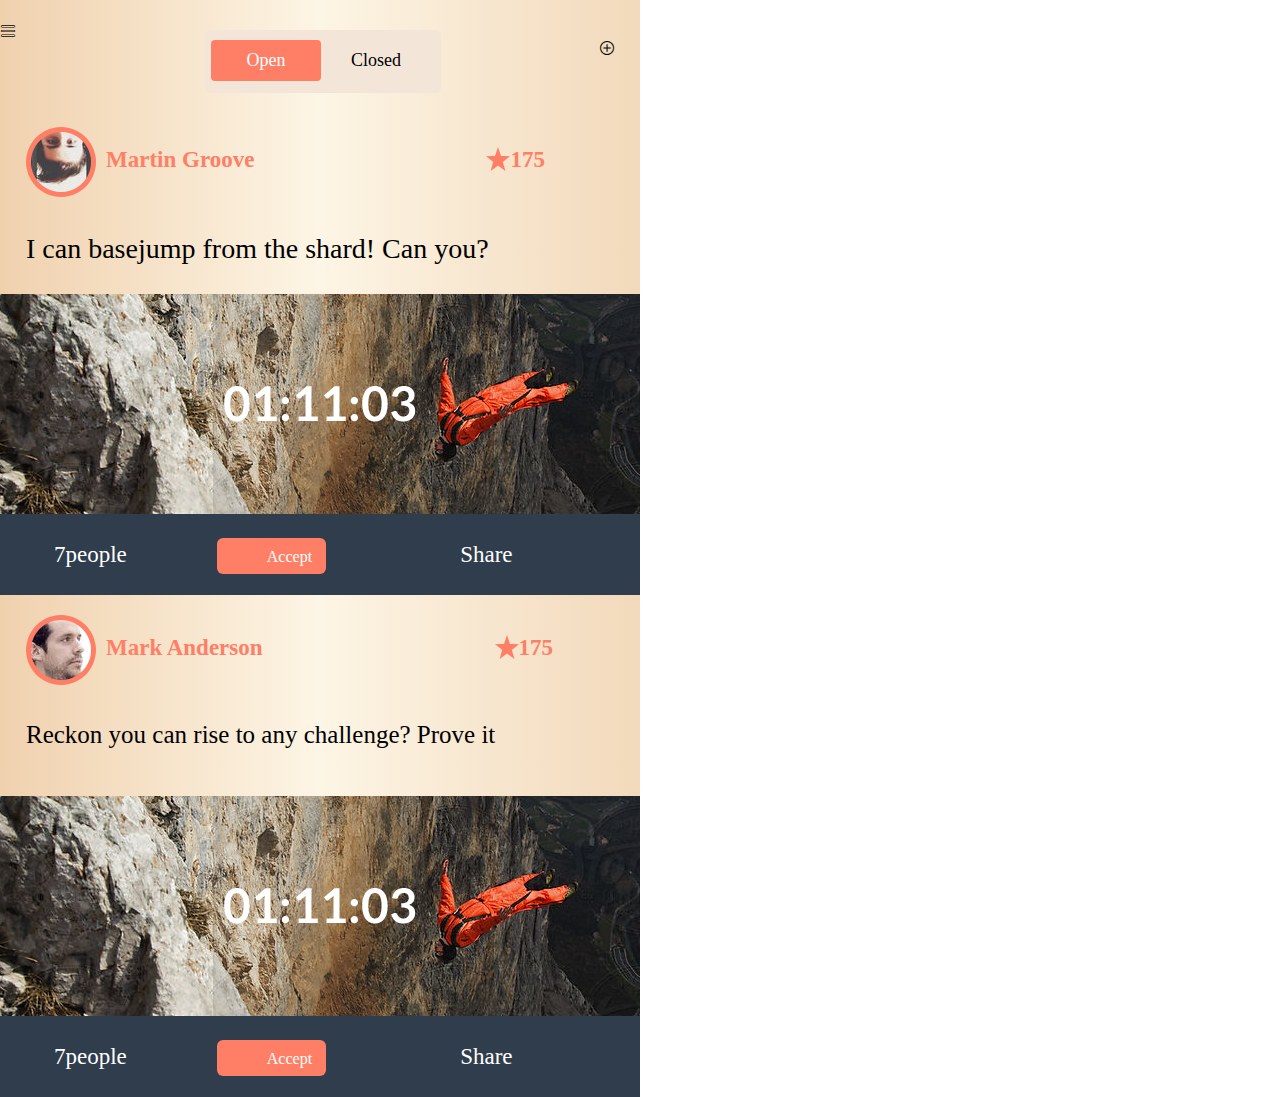
<file: index.html>
<!DOCTYPE html>
<html lang="en">
<head>
	<meta charset="UTF-8">
	<title>app</title>
	<meta id="viewport" name="viewport" content="width=device-width,minimum-scale=1,maximum-scale=1,user-scalable=0">
      <link rel="stylesheet" href="css/style.css">
      <link rel="stylesheet" type="text/css" href="font/iconfont.css">
      <script>
    window.onload = window.onresize = function(){		 
        var view_width = document.getElementsByTagName('html')[0].getBoundingClientRect().width;
		//找到标签名为html的第一个
        var _html = document.getElementsByTagName('html')[0];
		//如果屏幕宽度大于640 
		//就用 640/16=40
		//小于640的时候 不确定 也是尺寸/40
        view_width>640?_html.style.fontSize = 640 / 16 + 'px':_html.style.fontSize = view_width / 16 + 'px';
		//最大网页尺寸640 
		//最大字体（根字体大小） 40
    }
</script>
</head>
<body>
	<div class="zhengti">
		<header>
			<div class="top">
				<t class="iconfont icon-iconset0193"></t>
				<i class="iconfont icon-jiahao"></i>
				<ul class="biaoti">
					<li><a href="" title="">Open</a></li>
					<li class="tow"><a href="" title="">Closed</a></li>
				</ul>
				<h5><span1><img src="img/01.png" alt=""></span1>Martin Groove<span><img src="img/02.png" alt="">175</span></h5>
				<p>I can basejump from the shard! Can you?</p>
			</div>
			<div class="bottom">
				<img src="img/03.png" alt="">
				<p><a href="" title="">7people<i class="iconfont con-mao">Accept </i>Share</a></p>
			</div>
		</header>
		<footer>
			<div class="top">
				<h4><span1><img src="img/04.png" alt=""></span1>Mark Anderson<span><img src="img/02.png" alt="">175</span></h4>
				<p>Reckon you can rise to any challenge? Prove it</p>
			</div>
			<div class="bottom">
				<img src="img/03.png" alt="">
				<p><a href="" title="">7people<i class="iconfont con-mao">Accept </i>Share</a></p>
			</div>
		</footer>
	</div>
</body>
</html>
</file>
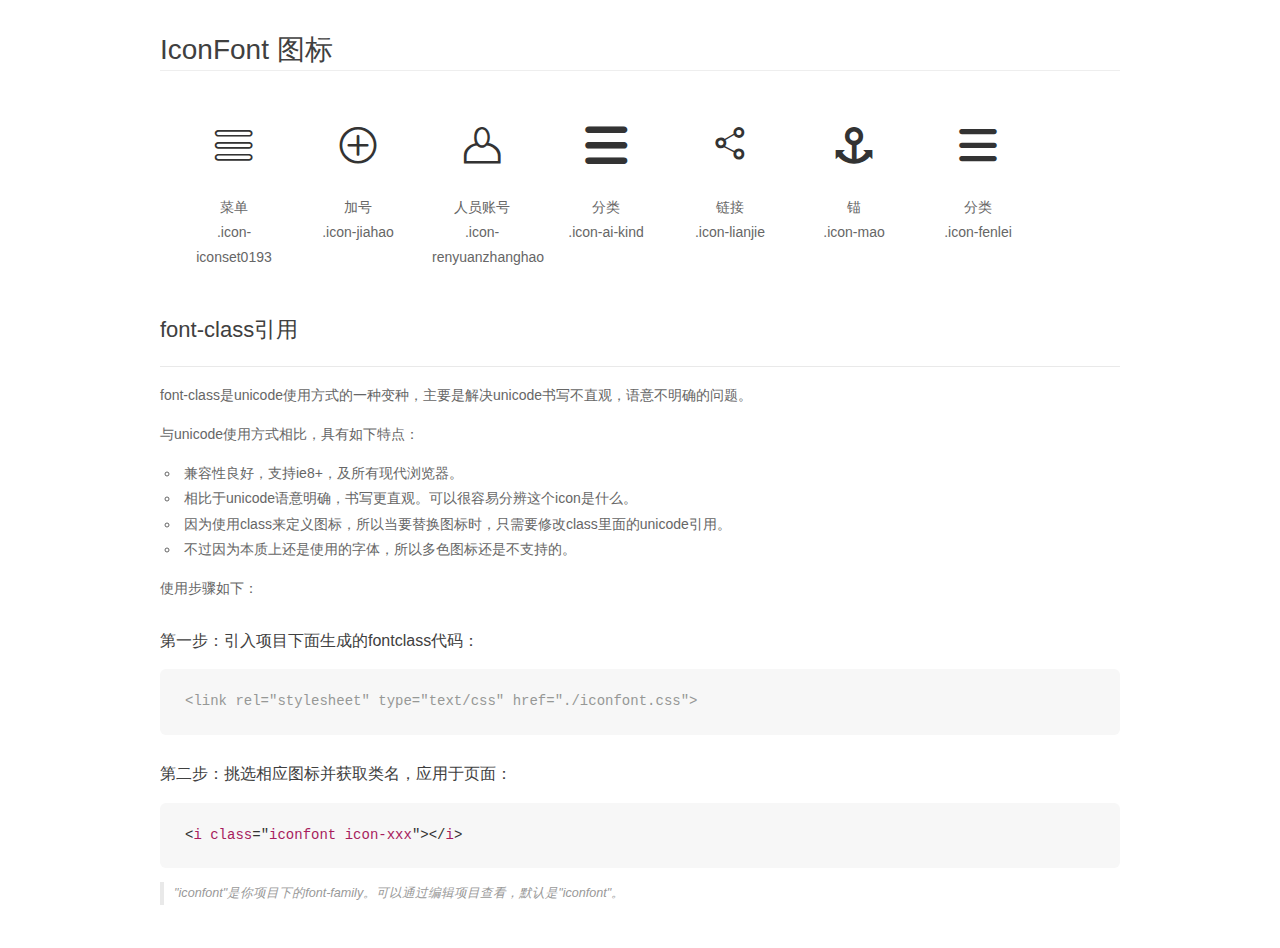
<file: font/demo_fontclass.html>
<!DOCTYPE html>
<html>
<head>
    <meta charset="utf-8"/>
    <title>IconFont</title>
    <link rel="stylesheet" href="demo.css">
    <link rel="stylesheet" href="iconfont.css">
</head>
<body>
    <div class="main markdown">
        <h1>IconFont 图标</h1>
        <ul class="icon_lists clear">
            
                <li>
                <i class="icon iconfont icon-iconset0193"></i>
                    <div class="name">菜单</div>
                    <div class="fontclass">.icon-iconset0193</div>
                </li>
            
                <li>
                <i class="icon iconfont icon-jiahao"></i>
                    <div class="name">加号</div>
                    <div class="fontclass">.icon-jiahao</div>
                </li>
            
                <li>
                <i class="icon iconfont icon-renyuanzhanghao"></i>
                    <div class="name">人员账号</div>
                    <div class="fontclass">.icon-renyuanzhanghao</div>
                </li>
            
                <li>
                <i class="icon iconfont icon-ai-kind"></i>
                    <div class="name">分类</div>
                    <div class="fontclass">.icon-ai-kind</div>
                </li>
            
                <li>
                <i class="icon iconfont icon-lianjie"></i>
                    <div class="name">链接</div>
                    <div class="fontclass">.icon-lianjie</div>
                </li>
            
                <li>
                <i class="icon iconfont icon-mao"></i>
                    <div class="name">锚</div>
                    <div class="fontclass">.icon-mao</div>
                </li>
            
                <li>
                <i class="icon iconfont icon-fenlei"></i>
                    <div class="name">分类</div>
                    <div class="fontclass">.icon-fenlei</div>
                </li>
            
        </ul>

        <h2 id="font-class-">font-class引用</h2>
        <hr>

        <p>font-class是unicode使用方式的一种变种，主要是解决unicode书写不直观，语意不明确的问题。</p>
        <p>与unicode使用方式相比，具有如下特点：</p>
        <ul>
        <li>兼容性良好，支持ie8+，及所有现代浏览器。</li>
        <li>相比于unicode语意明确，书写更直观。可以很容易分辨这个icon是什么。</li>
        <li>因为使用class来定义图标，所以当要替换图标时，只需要修改class里面的unicode引用。</li>
        <li>不过因为本质上还是使用的字体，所以多色图标还是不支持的。</li>
        </ul>
        <p>使用步骤如下：</p>
        <h3 id="-fontclass-">第一步：引入项目下面生成的fontclass代码：</h3>


        <pre><code class="lang-js hljs javascript"><span class="hljs-comment">&lt;link rel="stylesheet" type="text/css" href="./iconfont.css"&gt;</span></code></pre>
        <h3 id="-">第二步：挑选相应图标并获取类名，应用于页面：</h3>
        <pre><code class="lang-css hljs">&lt;<span class="hljs-selector-tag">i</span> <span class="hljs-selector-tag">class</span>="<span class="hljs-selector-tag">iconfont</span> <span class="hljs-selector-tag">icon-xxx</span>"&gt;&lt;/<span class="hljs-selector-tag">i</span>&gt;</code></pre>
        <blockquote>
        <p>"iconfont"是你项目下的font-family。可以通过编辑项目查看，默认是"iconfont"。</p>
        </blockquote>
    </div>
</body>
</html>
</file>
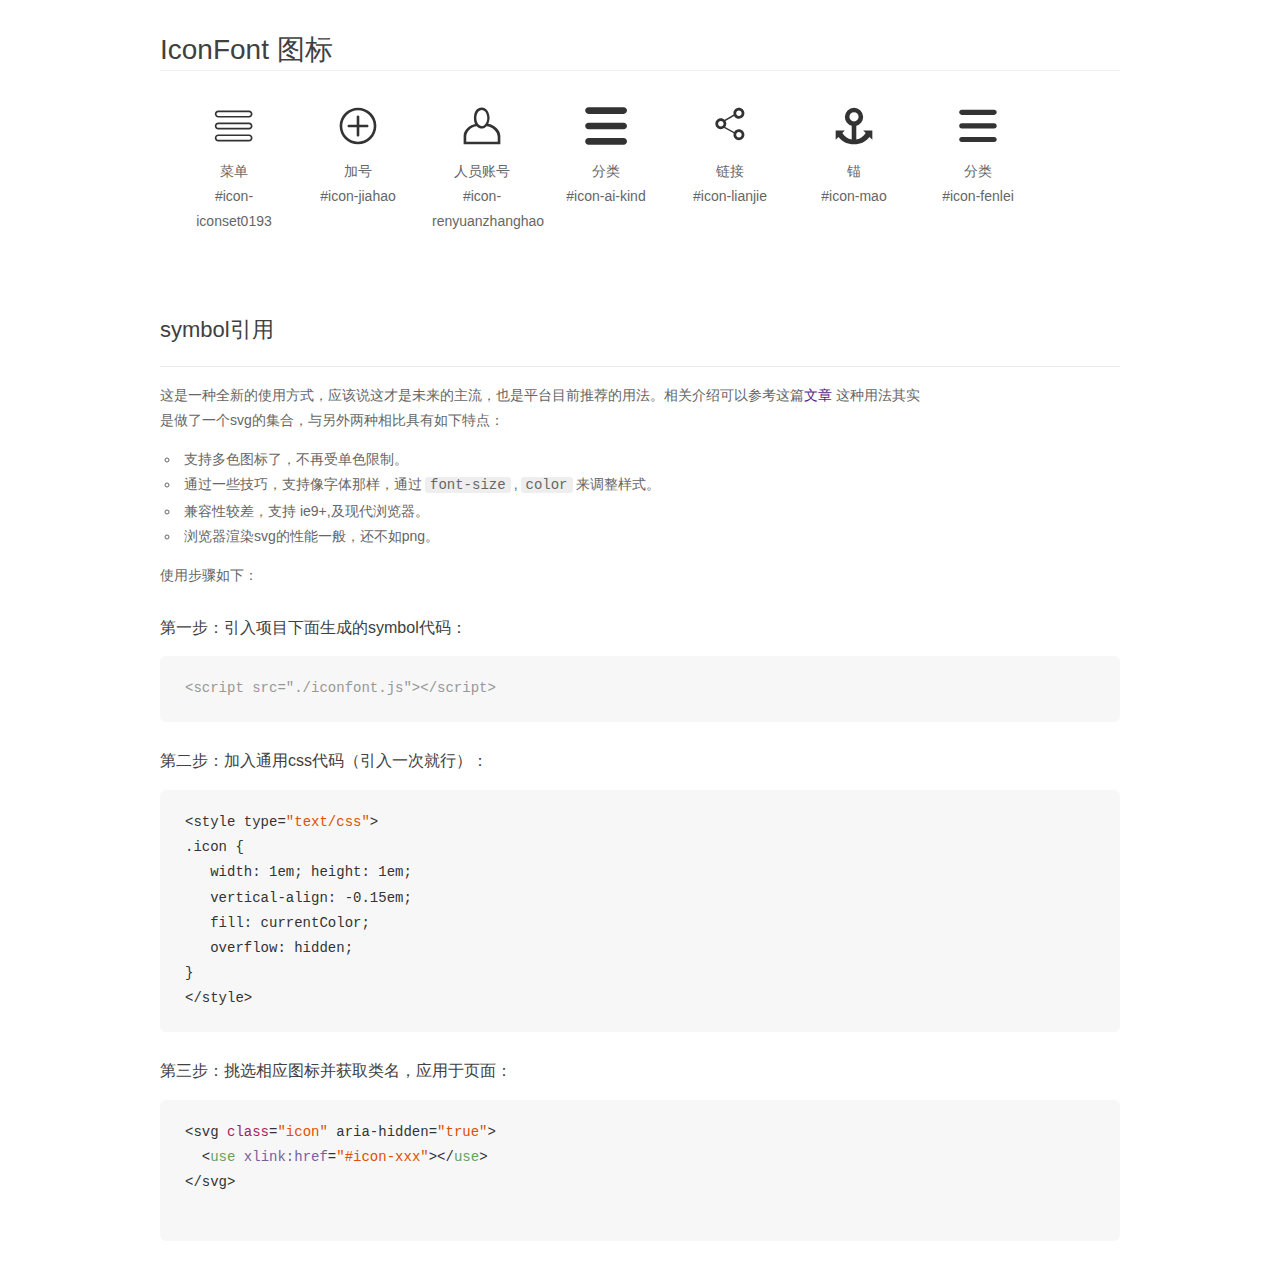
<file: font/demo_symbol.html>
<!DOCTYPE html>
<html>
<head>
    <meta charset="utf-8"/>
    <title>IconFont</title>
    <link rel="stylesheet" href="demo.css">
    <script src="iconfont.js"></script>

    <style type="text/css">
        .icon {
          /* 通过设置 font-size 来改变图标大小 */
          width: 1em; height: 1em;
          /* 图标和文字相邻时，垂直对齐 */
          vertical-align: -0.15em;
          /* 通过设置 color 来改变 SVG 的颜色/fill */
          fill: currentColor;
          /* path 和 stroke 溢出 viewBox 部分在 IE 下会显示
             normalize.css 中也包含这行 */
          overflow: hidden;
        }

    </style>
</head>
<body>
    <div class="main markdown">
        <h1>IconFont 图标</h1>
        <ul class="icon_lists clear">
            
                <li>
                    <svg class="icon" aria-hidden="true">
                        <use xlink:href="#icon-iconset0193"></use>
                    </svg>
                    <div class="name">菜单</div>
                    <div class="fontclass">#icon-iconset0193</div>
                </li>
            
                <li>
                    <svg class="icon" aria-hidden="true">
                        <use xlink:href="#icon-jiahao"></use>
                    </svg>
                    <div class="name">加号</div>
                    <div class="fontclass">#icon-jiahao</div>
                </li>
            
                <li>
                    <svg class="icon" aria-hidden="true">
                        <use xlink:href="#icon-renyuanzhanghao"></use>
                    </svg>
                    <div class="name">人员账号</div>
                    <div class="fontclass">#icon-renyuanzhanghao</div>
                </li>
            
                <li>
                    <svg class="icon" aria-hidden="true">
                        <use xlink:href="#icon-ai-kind"></use>
                    </svg>
                    <div class="name">分类</div>
                    <div class="fontclass">#icon-ai-kind</div>
                </li>
            
                <li>
                    <svg class="icon" aria-hidden="true">
                        <use xlink:href="#icon-lianjie"></use>
                    </svg>
                    <div class="name">链接</div>
                    <div class="fontclass">#icon-lianjie</div>
                </li>
            
                <li>
                    <svg class="icon" aria-hidden="true">
                        <use xlink:href="#icon-mao"></use>
                    </svg>
                    <div class="name">锚</div>
                    <div class="fontclass">#icon-mao</div>
                </li>
            
                <li>
                    <svg class="icon" aria-hidden="true">
                        <use xlink:href="#icon-fenlei"></use>
                    </svg>
                    <div class="name">分类</div>
                    <div class="fontclass">#icon-fenlei</div>
                </li>
            
        </ul>


        <h2 id="symbol-">symbol引用</h2>
        <hr>

        <p>这是一种全新的使用方式，应该说这才是未来的主流，也是平台目前推荐的用法。相关介绍可以参考这篇<a href="">文章</a>
        这种用法其实是做了一个svg的集合，与另外两种相比具有如下特点：</p>
        <ul>
          <li>支持多色图标了，不再受单色限制。</li>
          <li>通过一些技巧，支持像字体那样，通过<code>font-size</code>,<code>color</code>来调整样式。</li>
          <li>兼容性较差，支持 ie9+,及现代浏览器。</li>
          <li>浏览器渲染svg的性能一般，还不如png。</li>
        </ul>
        <p>使用步骤如下：</p>
        <h3 id="-symbol-">第一步：引入项目下面生成的symbol代码：</h3>
        <pre><code class="lang-js hljs javascript"><span class="hljs-comment">&lt;script src="./iconfont.js"&gt;&lt;/script&gt;</span></code></pre>
        <h3 id="-css-">第二步：加入通用css代码（引入一次就行）：</h3>
        <pre><code class="lang-js hljs javascript">&lt;style type=<span class="hljs-string">"text/css"</span>&gt;
.icon {
   width: <span class="hljs-number">1</span>em; height: <span class="hljs-number">1</span>em;
   vertical-align: <span class="hljs-number">-0.15</span>em;
   fill: currentColor;
   overflow: hidden;
}
&lt;<span class="hljs-regexp">/style&gt;</span></code></pre>
        <h3 id="-">第三步：挑选相应图标并获取类名，应用于页面：</h3>
        <pre><code class="lang-js hljs javascript">&lt;svg <span class="hljs-class"><span class="hljs-keyword">class</span></span>=<span class="hljs-string">"icon"</span> aria-hidden=<span class="hljs-string">"true"</span>&gt;<span class="xml"><span class="hljs-tag">
  &lt;<span class="hljs-name">use</span> <span class="hljs-attr">xlink:href</span>=<span class="hljs-string">"#icon-xxx"</span>&gt;</span><span class="hljs-tag">&lt;/<span class="hljs-name">use</span>&gt;</span>
</span>&lt;<span class="hljs-regexp">/svg&gt;
        </span></code></pre>
    </div>
</body>
</html>
</file>
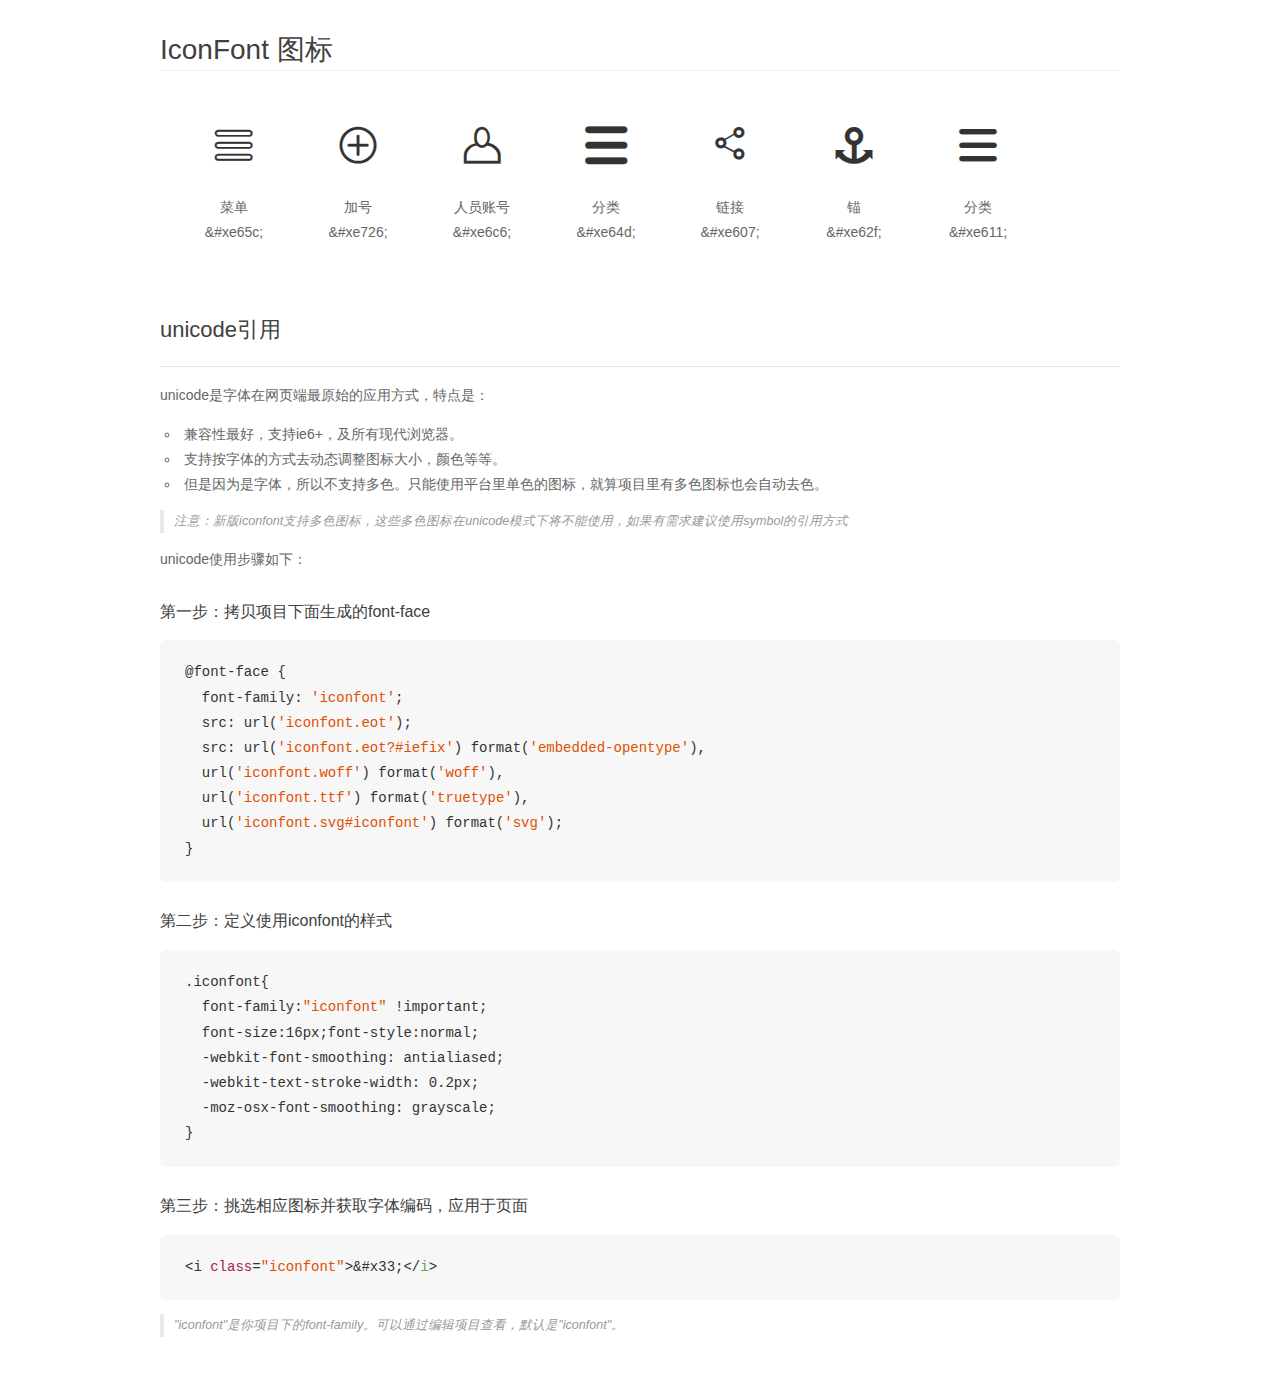
<file: font/demo_unicode.html>
<!DOCTYPE html>
<html>
<head>
    <meta charset="utf-8"/>
    <title>IconFont</title>
    <link rel="stylesheet" href="demo.css">

    <style type="text/css">

        @font-face {font-family: "iconfont";
          src: url('iconfont.eot'); /* IE9*/
          src: url('iconfont.eot#iefix') format('embedded-opentype'), /* IE6-IE8 */
          url('iconfont.woff') format('woff'), /* chrome, firefox */
          url('iconfont.ttf') format('truetype'), /* chrome, firefox, opera, Safari, Android, iOS 4.2+*/
          url('iconfont.svg#iconfont') format('svg'); /* iOS 4.1- */
        }

        .iconfont {
          font-family:"iconfont" !important;
          font-size:16px;
          font-style:normal;
          -webkit-font-smoothing: antialiased;
          -webkit-text-stroke-width: 0.2px;
          -moz-osx-font-smoothing: grayscale;
        }

    </style>
</head>
<body>
    <div class="main markdown">
        <h1>IconFont 图标</h1>
        <ul class="icon_lists clear">
            
                <li>
                <i class="icon iconfont">&#xe65c;</i>
                    <div class="name">菜单</div>
                    <div class="code">&amp;#xe65c;</div>
                </li>
            
                <li>
                <i class="icon iconfont">&#xe726;</i>
                    <div class="name">加号</div>
                    <div class="code">&amp;#xe726;</div>
                </li>
            
                <li>
                <i class="icon iconfont">&#xe6c6;</i>
                    <div class="name">人员账号</div>
                    <div class="code">&amp;#xe6c6;</div>
                </li>
            
                <li>
                <i class="icon iconfont">&#xe64d;</i>
                    <div class="name">分类</div>
                    <div class="code">&amp;#xe64d;</div>
                </li>
            
                <li>
                <i class="icon iconfont">&#xe607;</i>
                    <div class="name">链接</div>
                    <div class="code">&amp;#xe607;</div>
                </li>
            
                <li>
                <i class="icon iconfont">&#xe62f;</i>
                    <div class="name">锚</div>
                    <div class="code">&amp;#xe62f;</div>
                </li>
            
                <li>
                <i class="icon iconfont">&#xe611;</i>
                    <div class="name">分类</div>
                    <div class="code">&amp;#xe611;</div>
                </li>
            
        </ul>
        <h2 id="unicode-">unicode引用</h2>
        <hr>

        <p>unicode是字体在网页端最原始的应用方式，特点是：</p>
        <ul>
        <li>兼容性最好，支持ie6+，及所有现代浏览器。</li>
        <li>支持按字体的方式去动态调整图标大小，颜色等等。</li>
        <li>但是因为是字体，所以不支持多色。只能使用平台里单色的图标，就算项目里有多色图标也会自动去色。</li>
        </ul>
        <blockquote>
        <p>注意：新版iconfont支持多色图标，这些多色图标在unicode模式下将不能使用，如果有需求建议使用symbol的引用方式</p>
        </blockquote>
        <p>unicode使用步骤如下：</p>
        <h3 id="-font-face">第一步：拷贝项目下面生成的font-face</h3>
        <pre><code class="lang-js hljs javascript">@font-face {
  font-family: <span class="hljs-string">'iconfont'</span>;
  src: url(<span class="hljs-string">'iconfont.eot'</span>);
  src: url(<span class="hljs-string">'iconfont.eot?#iefix'</span>) format(<span class="hljs-string">'embedded-opentype'</span>),
  url(<span class="hljs-string">'iconfont.woff'</span>) format(<span class="hljs-string">'woff'</span>),
  url(<span class="hljs-string">'iconfont.ttf'</span>) format(<span class="hljs-string">'truetype'</span>),
  url(<span class="hljs-string">'iconfont.svg#iconfont'</span>) format(<span class="hljs-string">'svg'</span>);
}
</code></pre>
        <h3 id="-iconfont-">第二步：定义使用iconfont的样式</h3>
        <pre><code class="lang-js hljs javascript">.iconfont{
  font-family:<span class="hljs-string">"iconfont"</span> !important;
  font-size:<span class="hljs-number">16</span>px;font-style:normal;
  -webkit-font-smoothing: antialiased;
  -webkit-text-stroke-width: <span class="hljs-number">0.2</span>px;
  -moz-osx-font-smoothing: grayscale;
}
</code></pre>
        <h3 id="-">第三步：挑选相应图标并获取字体编码，应用于页面</h3>
        <pre><code class="lang-js hljs javascript">&lt;i <span class="hljs-class"><span class="hljs-keyword">class</span></span>=<span class="hljs-string">"iconfont"</span>&gt;&amp;#x33;<span class="xml"><span class="hljs-tag">&lt;/<span class="hljs-name">i</span>&gt;</span></span></code></pre>

        <blockquote>
        <p>"iconfont"是你项目下的font-family。可以通过编辑项目查看，默认是"iconfont"。</p>
        </blockquote>
    </div>


</body>
</html>
</file>
<file: css/style.css>
@charset "utf-8";
body,ul,ol,li,dl,dt,h1,h2,h3,h4,h5,h6,p,input,textarea,select,figure{margin: 0;padding: 0;}
ul,ol{list-style: none;}
input,textarea,select{border: none; background-color: transparent; outline: none;}
textarea{resize: none;}
img{border: none;vertical-align: top;}
a{text-decoration: none; -webkit-tap-highlight-color:transparent;}

html {-webkit-text-size-adjust: none;}

.clearfix:after,.clearfix:before{content: ""; display: table;}
.clearfix:after{clear: both;}
.clearfix{*zoom:1;}

.fl{float: left;}
.fr{float: right;}
.l{ left: 0;}
.r{right: 0;}
.b{bottom: 0;}
.t{top: 0;}
.zhengti{
	width: 640px;
}
.zhengti header .top{
	width: 640px;
	height: 294px;
	background-image: linear-gradient(to right,#F0D1AE,#FDF5E5,#F2D9BB);
	position: relative;
}
.icon-jiahao{
	margin-right: 25px;
	margin-top: 40px;
	float: right;
}
.you{
	font-size: 40px;
}
.biaoti{
	position: absolute;
	left: 205px;top: 30px;
	border-radius: 5px;
	padding-left: 6px;
	padding-top: 10px;
	line-height: 53px;
	width: 230px;
	height: 53px;
	background-color: #F3E5D8;
}
.biaoti li{
	font-size: 18px;
	border-radius: 4px;
	line-height: 41px;
	width: 110px;
	height: 41px;
	background-color: #FF7F66;
	float: left;
	text-align: center;
}
.biaoti .tow{
	background-color: #F3E5D8;
}
.biaoti .tow a{
	color: #000;
}
.biaoti li a{
	color: #fff;
}
header h5{
	margin-left: 106px;
	font-size: 23px;
	margin-top: 100px;
	color: #FF7F66;
	position: relative;
}
header .top h5 span1{
	position: absolute;
	left: -80px;top: -20px;
	text-align: center;
}
header .top h5 span{
	margin-left: 232px;
}
header .top p{
	font-size: 28px;
	margin-left: 26px;
	margin-top: 60px;
}
.bottom{
	background-color: #2F3D4C;
}
.bottom p{
	padding-left: 54px;
	line-height: 81px;
	font-size: 23px;
	height: 81px;
}
.bottom p a{
	color: #fff;
}
.bottom p i{
	border-radius: 6px;
	padding: 10px;
	padding-left: 50px;
	background-color: #FF7F66;
	line-height: 62px;
	text-align: center;
	width: 228px;
	height: 75px;
	margin-left: 90px;
	margin-right: 134px;
}
footer .top{
	width: 640px;
	height: 201px;
	background-image: linear-gradient(to right,#F0D1AE,#FDF5E5,#F2D9BB);
}
footer .top h4{
	padding-top: 40px;
	margin-left: 106px;
	font-size: 23px;
	color: #FF7F66;
	position: relative;
}
footer .top h4 span1{
	position: absolute;
	left: -80px;top: 20px;
	text-align: center;
}
footer .top h4 span{
	margin-left: 232px;
}
footer .top p{
	font-size: 25px;
	margin-left: 26px;
	margin-top: 60px;
}
</file>
<file: font/iconfont.css>
@font-face {font-family: "iconfont";
  src: url('iconfont.eot?t=1523923123566'); /* IE9*/
  src: url('iconfont.eot?t=1523923123566#iefix') format('embedded-opentype'), /* IE6-IE8 */
  url('[data-uri]') format('woff'),
  url('iconfont.ttf?t=1523923123566') format('truetype'), /* chrome, firefox, opera, Safari, Android, iOS 4.2+*/
  url('iconfont.svg?t=1523923123566#iconfont') format('svg'); /* iOS 4.1- */
}

.iconfont {
  font-family:"iconfont" !important;
  font-size:16px;
  font-style:normal;
  -webkit-font-smoothing: antialiased;
  -moz-osx-font-smoothing: grayscale;
}

.icon-iconset0193:before { content: "\e65c"; }

.icon-jiahao:before { content: "\e726"; }

.icon-renyuanzhanghao:before { content: "\e6c6"; }

.icon-ai-kind:before { content: "\e64d"; }

.icon-lianjie:before { content: "\e607"; }

.icon-mao:before { content: "\e62f"; }

.icon-fenlei:before { content: "\e611"; }
</file>
<file: font/demo.css>
*{margin: 0;padding: 0;list-style: none;}
/*
KISSY CSS Reset
理念：1. reset 的目的不是清除浏览器的默认样式，这仅是部分工作。清除和重置是紧密不可分的。
2. reset 的目的不是让默认样式在所有浏览器下一致，而是减少默认样式有可能带来的问题。
3. reset 期望提供一套普适通用的基础样式。但没有银弹，推荐根据具体需求，裁剪和修改后再使用。
特色：1. 适应中文；2. 基于最新主流浏览器。
维护：玉伯<lifesinger@gmail.com>, 正淳<ragecarrier@gmail.com>
 */

/** 清除内外边距 **/
body, h1, h2, h3, h4, h5, h6, hr, p, blockquote, /* structural elements 结构元素 */
dl, dt, dd, ul, ol, li, /* list elements 列表元素 */
pre, /* text formatting elements 文本格式元素 */
form, fieldset, legend, button, input, textarea, /* form elements 表单元素 */
th, td /* table elements 表格元素 */ {
  margin: 0;
  padding: 0;
}

/** 设置默认字体 **/
body,
button, input, select, textarea /* for ie */ {
  font: 12px/1.5 tahoma, arial, \5b8b\4f53, sans-serif;
}
h1, h2, h3, h4, h5, h6 { font-size: 100%; }
address, cite, dfn, em, var { font-style: normal; } /* 将斜体扶正 */
code, kbd, pre, samp { font-family: courier new, courier, monospace; } /* 统一等宽字体 */
small { font-size: 12px; } /* 小于 12px 的中文很难阅读，让 small 正常化 */

/** 重置列表元素 **/
ul, ol { list-style: none; }

/** 重置文本格式元素 **/
a { text-decoration: none; }
a:hover { text-decoration: underline; }


/** 重置表单元素 **/
legend { color: #000; } /* for ie6 */
fieldset, img { border: 0; } /* img 搭车：让链接里的 img 无边框 */
button, input, select, textarea { font-size: 100%; } /* 使得表单元素在 ie 下能继承字体大小 */
/* 注：optgroup 无法扶正 */

/** 重置表格元素 **/
table { border-collapse: collapse; border-spacing: 0; }

/* 清除浮动 */
.ks-clear:after, .clear:after {
  content: '\20';
  display: block;
  height: 0;
  clear: both;
}
.ks-clear, .clear {
  *zoom: 1;
}

.main {
  padding: 30px 100px;
width: 960px;
margin: 0 auto;
}
.main h1{font-size:36px; color:#333; text-align:left;margin-bottom:30px; border-bottom: 1px solid #eee;}

.helps{margin-top:40px;}
.helps pre{
  padding:20px;
  margin:10px 0;
  border:solid 1px #e7e1cd;
  background-color: #fffdef;
  overflow: auto;
}

.icon_lists{
  width: 100% !important;

}

.icon_lists li{
  float:left;
  width: 100px;
  height:180px;
  text-align: center;
  list-style: none !important;
}
.icon_lists .icon{
  font-size: 42px;
  line-height: 100px;
  margin: 10px 0;
  color:#333;
  -webkit-transition: font-size 0.25s ease-out 0s;
  -moz-transition: font-size 0.25s ease-out 0s;
  transition: font-size 0.25s ease-out 0s;

}
.icon_lists .icon:hover{
  font-size: 100px;
}



.markdown {
  color: #666;
  font-size: 14px;
  line-height: 1.8;
}

.highlight {
  line-height: 1.5;
}

.markdown img {
  vertical-align: middle;
  max-width: 100%;
}

.markdown h1 {
  color: #404040;
  font-weight: 500;
  line-height: 40px;
  margin-bottom: 24px;
}

.markdown h2,
.markdown h3,
.markdown h4,
.markdown h5,
.markdown h6 {
  color: #404040;
  margin: 1.6em 0 0.6em 0;
  font-weight: 500;
  clear: both;
}

.markdown h1 {
  font-size: 28px;
}

.markdown h2 {
  font-size: 22px;
}

.markdown h3 {
  font-size: 16px;
}

.markdown h4 {
  font-size: 14px;
}

.markdown h5 {
  font-size: 12px;
}

.markdown h6 {
  font-size: 12px;
}

.markdown hr {
  height: 1px;
  border: 0;
  background: #e9e9e9;
  margin: 16px 0;
  clear: both;
}

.markdown p,
.markdown pre {
  margin: 1em 0;
}

.markdown > p,
.markdown > blockquote,
.markdown > .highlight,
.markdown > ol,
.markdown > ul {
  width: 80%;
}

.markdown ul > li {
  list-style: circle;
}

.markdown > ul li,
.markdown blockquote ul > li {
  margin-left: 20px;
  padding-left: 4px;
}

.markdown > ul li p,
.markdown > ol li p {
  margin: 0.6em 0;
}

.markdown ol > li {
  list-style: decimal;
}

.markdown > ol li,
.markdown blockquote ol > li {
  margin-left: 20px;
  padding-left: 4px;
}

.markdown code {
  margin: 0 3px;
  padding: 0 5px;
  background: #eee;
  border-radius: 3px;
}

.markdown pre {
  border-radius: 6px;
  background: #f7f7f7;
  padding: 20px;
}

.markdown pre code {
  border: none;
  background: #f7f7f7;
  margin: 0;
}

.markdown strong,
.markdown b {
  font-weight: 600;
}

.markdown > table {
  border-collapse: collapse;
  border-spacing: 0px;
  empty-cells: show;
  border: 1px solid #e9e9e9;
  width: 95%;
  margin-bottom: 24px;
}

.markdown > table th {
  white-space: nowrap;
  color: #333;
  font-weight: 600;

}

.markdown > table th,
.markdown > table td {
  border: 1px solid #e9e9e9;
  padding: 8px 16px;
  text-align: left;
}

.markdown > table th {
  background: #F7F7F7;
}

.markdown blockquote {
  font-size: 90%;
  color: #999;
  border-left: 4px solid #e9e9e9;
  padding-left: 0.8em;
  margin: 1em 0;
  font-style: italic;
}

.markdown blockquote p {
  margin: 0;
}

.markdown .anchor {
  opacity: 0;
  transition: opacity 0.3s ease;
  margin-left: 8px;
}

.markdown .waiting {
  color: #ccc;
}

.markdown h1:hover .anchor,
.markdown h2:hover .anchor,
.markdown h3:hover .anchor,
.markdown h4:hover .anchor,
.markdown h5:hover .anchor,
.markdown h6:hover .anchor {
  opacity: 1;
  display: inline-block;
}

.markdown > br,
.markdown > p > br {
  clear: both;
}


.hljs {
  display: block;
  background: white;
  padding: 0.5em;
  color: #333333;
  overflow-x: auto;
}

.hljs-comment,
.hljs-meta {
  color: #969896;
}

.hljs-string,
.hljs-variable,
.hljs-template-variable,
.hljs-strong,
.hljs-emphasis,
.hljs-quote {
  color: #df5000;
}

.hljs-keyword,
.hljs-selector-tag,
.hljs-type {
  color: #a71d5d;
}

.hljs-literal,
.hljs-symbol,
.hljs-bullet,
.hljs-attribute {
  color: #0086b3;
}

.hljs-section,
.hljs-name {
  color: #63a35c;
}

.hljs-tag {
  color: #333333;
}

.hljs-title,
.hljs-attr,
.hljs-selector-id,
.hljs-selector-class,
.hljs-selector-attr,
.hljs-selector-pseudo {
  color: #795da3;
}

.hljs-addition {
  color: #55a532;
  background-color: #eaffea;
}

.hljs-deletion {
  color: #bd2c00;
  background-color: #ffecec;
}

.hljs-link {
  text-decoration: underline;
}

pre{
  background: #fff;
}
</file>
